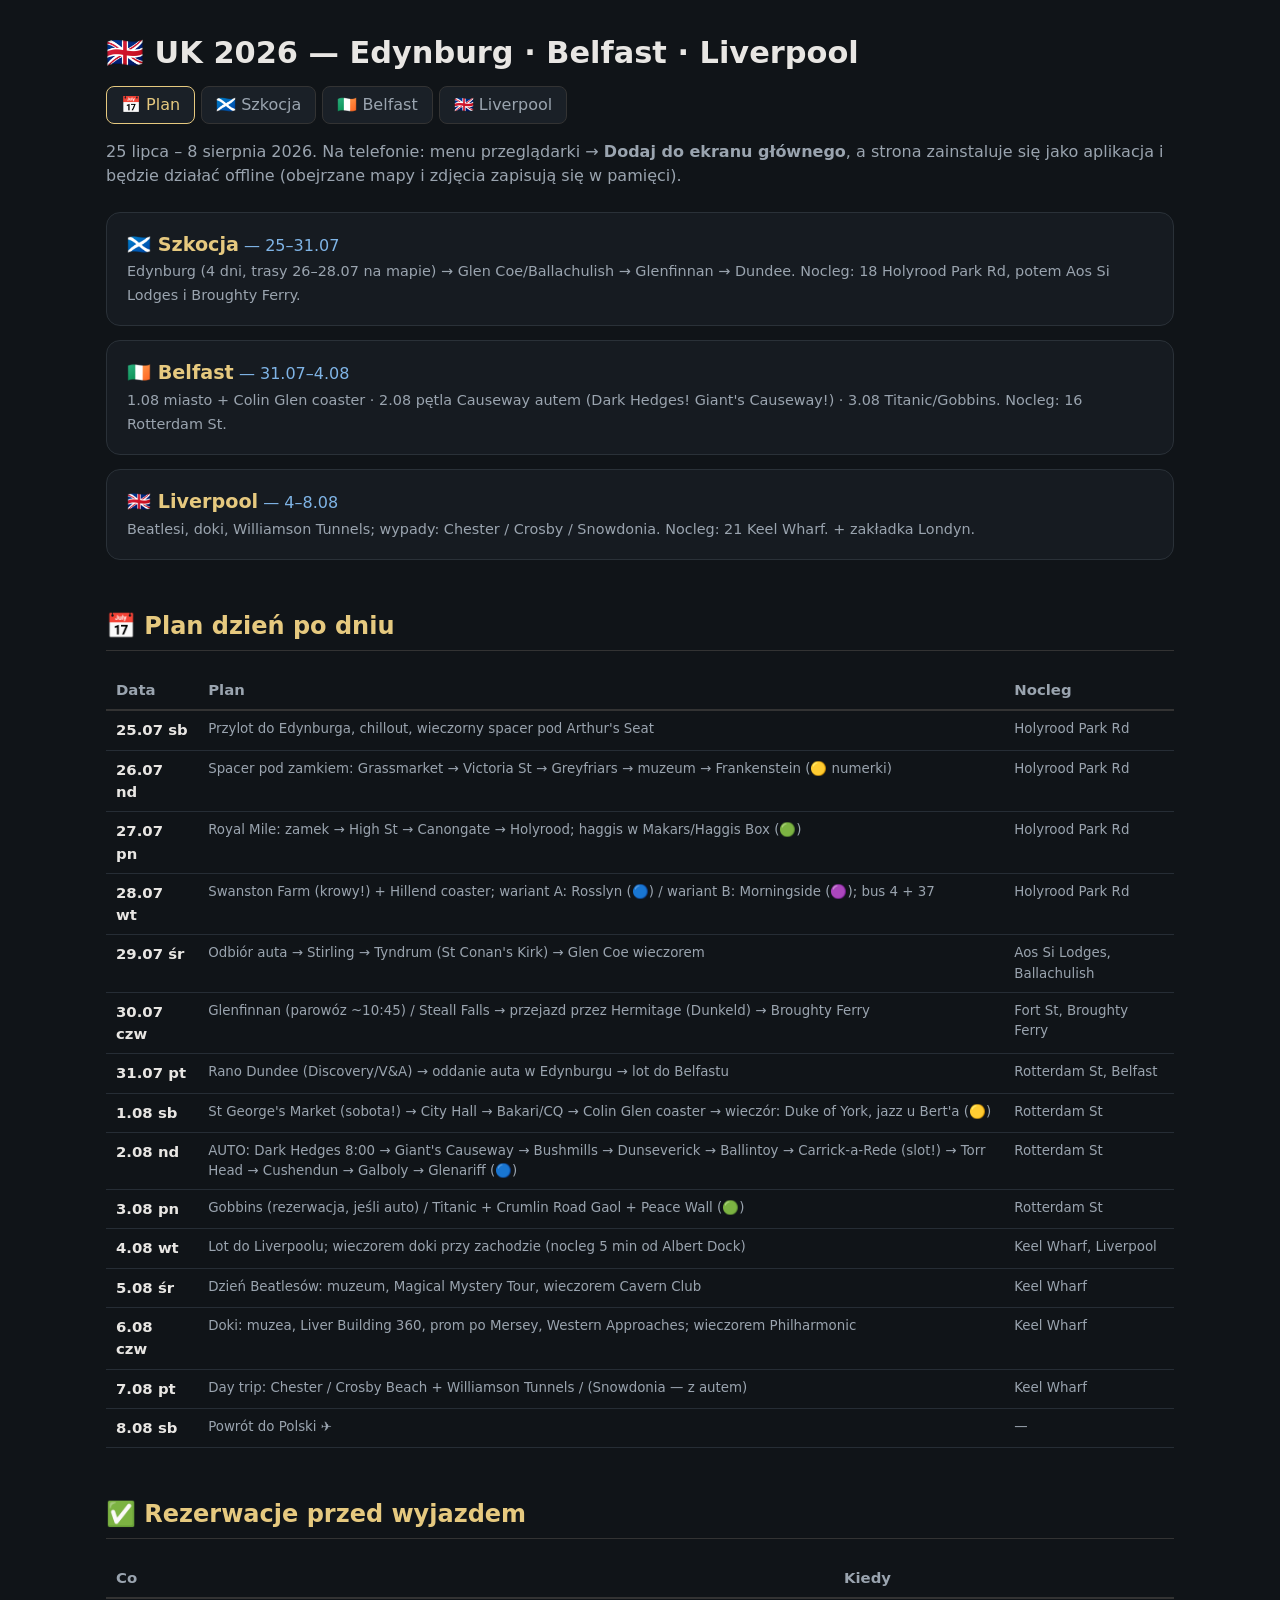
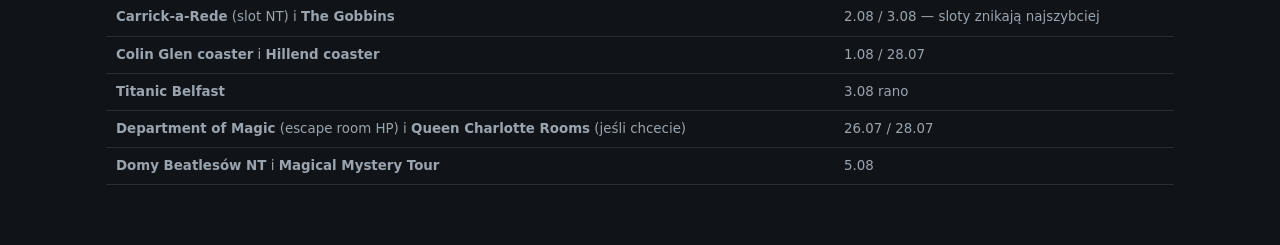
<file: index.html>
<!DOCTYPE html>
<html lang="pl">
<head>
<meta charset="UTF-8">
<meta name="viewport" content="width=device-width, initial-scale=1.0">
<title>UK 2026 — planer wycieczki</title>
<link rel="manifest" href="manifest.webmanifest">
<meta name="theme-color" content="#101418">
<meta name="apple-mobile-web-app-capable" content="yes">
<meta name="apple-mobile-web-app-status-bar-style" content="black-translucent">
<link rel="apple-touch-icon" href="icon-192.png">
<link rel="icon" href="icon-192.png">
<link rel="stylesheet" href="style.css">
</head>
<body>
<div class="wrap">
<h1>🇬🇧 UK 2026 — Edynburg · Belfast · Liverpool</h1>
<div class="nav"><a href="index.html" class="here">📅 Plan</a><a href="szkocja.html">🏴󠁧󠁢󠁳󠁣󠁴󠁿 Szkocja</a><a href="belfast.html">🇮🇪 Belfast</a><a href="liverpool.html">🇬🇧 Liverpool</a></div>
<p class="sub">25 lipca – 8 sierpnia 2026. Na telefonie: menu przeglądarki → <b>Dodaj do ekranu głównego</b>, a strona zainstaluje się jako aplikacja i będzie działać offline (obejrzane mapy i zdjęcia zapisują się w pamięci).</p>

<a class="tile" href="szkocja.html"><b>🏴󠁧󠁢󠁳󠁣󠁴󠁿 Szkocja</b> — 25–31.07<br><span class="n">Edynburg (4 dni, trasy 26–28.07 na mapie) → Glen Coe/Ballachulish → Glenfinnan → Dundee. Nocleg: 18 Holyrood Park Rd, potem Aos Si Lodges i Broughty Ferry.</span></a>
<a class="tile" href="belfast.html"><b>🇮🇪 Belfast</b> — 31.07–4.08<br><span class="n">1.08 miasto + Colin Glen coaster · 2.08 pętla Causeway autem (Dark Hedges! Giant's Causeway!) · 3.08 Titanic/Gobbins. Nocleg: 16 Rotterdam St.</span></a>
<a class="tile" href="liverpool.html"><b>🇬🇧 Liverpool</b> — 4–8.08<br><span class="n">Beatlesi, doki, Williamson Tunnels; wypady: Chester / Crosby / Snowdonia. Nocleg: 21 Keel Wharf. + zakładka Londyn.</span></a>

<h2>📅 Plan dzień po dniu</h2>
<table>
<tr><th>Data</th><th>Plan</th><th>Nocleg</th></tr>
<tr><td><b>25.07 sb</b></td><td class="n">Przylot do Edynburga, chillout, wieczorny spacer pod Arthur's Seat</td><td class="n">Holyrood Park Rd</td></tr>
<tr><td><b>26.07 nd</b></td><td class="n">Spacer pod zamkiem: Grassmarket → Victoria St → Greyfriars → muzeum → Frankenstein (🟡 numerki)</td><td class="n">Holyrood Park Rd</td></tr>
<tr><td><b>27.07 pn</b></td><td class="n">Royal Mile: zamek → High St → Canongate → Holyrood; haggis w Makars/Haggis Box (🟢)</td><td class="n">Holyrood Park Rd</td></tr>
<tr><td><b>28.07 wt</b></td><td class="n">Swanston Farm (krowy!) + Hillend coaster; wariant A: Rosslyn (🔵) / wariant B: Morningside (🟣); bus 4 + 37</td><td class="n">Holyrood Park Rd</td></tr>
<tr><td><b>29.07 śr</b></td><td class="n">Odbiór auta → Stirling → Tyndrum (St Conan's Kirk) → Glen Coe wieczorem</td><td class="n">Aos Si Lodges, Ballachulish</td></tr>
<tr><td><b>30.07 czw</b></td><td class="n">Glenfinnan (parowóz ~10:45) / Steall Falls → przejazd przez Hermitage (Dunkeld) → Broughty Ferry</td><td class="n">Fort St, Broughty Ferry</td></tr>
<tr><td><b>31.07 pt</b></td><td class="n">Rano Dundee (Discovery/V&A) → oddanie auta w Edynburgu → lot do Belfastu</td><td class="n">Rotterdam St, Belfast</td></tr>
<tr><td><b>1.08 sb</b></td><td class="n">St George's Market (sobota!) → City Hall → Bakari/CQ → Colin Glen coaster → wieczór: Duke of York, jazz u Bert'a (🟡)</td><td class="n">Rotterdam St</td></tr>
<tr><td><b>2.08 nd</b></td><td class="n">AUTO: Dark Hedges 8:00 → Giant's Causeway → Bushmills → Dunseverick → Ballintoy → Carrick-a-Rede (slot!) → Torr Head → Cushendun → Galboly → Glenariff (🔵)</td><td class="n">Rotterdam St</td></tr>
<tr><td><b>3.08 pn</b></td><td class="n">Gobbins (rezerwacja, jeśli auto) / Titanic + Crumlin Road Gaol + Peace Wall (🟢)</td><td class="n">Rotterdam St</td></tr>
<tr><td><b>4.08 wt</b></td><td class="n">Lot do Liverpoolu; wieczorem doki przy zachodzie (nocleg 5 min od Albert Dock)</td><td class="n">Keel Wharf, Liverpool</td></tr>
<tr><td><b>5.08 śr</b></td><td class="n">Dzień Beatlesów: muzeum, Magical Mystery Tour, wieczorem Cavern Club</td><td class="n">Keel Wharf</td></tr>
<tr><td><b>6.08 czw</b></td><td class="n">Doki: muzea, Liver Building 360, prom po Mersey, Western Approaches; wieczorem Philharmonic</td><td class="n">Keel Wharf</td></tr>
<tr><td><b>7.08 pt</b></td><td class="n">Day trip: Chester / Crosby Beach + Williamson Tunnels / (Snowdonia — z autem)</td><td class="n">Keel Wharf</td></tr>
<tr><td><b>8.08 sb</b></td><td class="n">Powrót do Polski ✈️</td><td class="n">—</td></tr>
</table>

<h2>✅ Rezerwacje przed wyjazdem</h2>
<table>
<tr><th>Co</th><th>Kiedy</th></tr>
<tr><td class="n"><b>Carrick-a-Rede</b> (slot NT) i <b>The Gobbins</b></td><td class="n">2.08 / 3.08 — sloty znikają najszybciej</td></tr>
<tr><td class="n"><b>Colin Glen coaster</b> i <b>Hillend coaster</b></td><td class="n">1.08 / 28.07</td></tr>
<tr><td class="n"><b>Titanic Belfast</b></td><td class="n">3.08 rano</td></tr>
<tr><td class="n"><b>Department of Magic</b> (escape room HP) i <b>Queen Charlotte Rooms</b> (jeśli chcecie)</td><td class="n">26.07 / 28.07</td></tr>
<tr><td class="n"><b>Domy Beatlesów NT</b> i <b>Magical Mystery Tour</b></td><td class="n">5.08</td></tr>
</table>
<script>
if ('serviceWorker' in navigator && location.protocol.indexOf('http') === 0) {
  navigator.serviceWorker.register('./sw.js').catch(() => {});
}
</script>
</div>
</body>
</html>
</file>
<file: style.css>
:root { --bg:#101418; --card:#1a2027; --txt:#e8e6e3; --muted:#9aa4af; --accent:#7fb4e6; --gold:#e6c97f; }
  * { box-sizing:border-box; }
  body { margin:0; font-family:'Segoe UI',system-ui,sans-serif; background:var(--bg); color:var(--txt); line-height:1.5; }
  .wrap { max-width:1100px; margin:0 auto; padding:24px 16px 60px; }
  h1 { font-size:1.9em; margin:.2em 0 .1em; }
  h2 { color:var(--gold); border-bottom:1px solid #333; padding-bottom:6px; margin-top:2em; }
  h3 { color:var(--accent); margin:1.4em 0 .5em; }
  .sub { color:var(--muted); margin-bottom:1.5em; }
  table { width:100%; border-collapse:collapse; font-size:.93em; }
  th { text-align:left; color:var(--muted); font-weight:600; padding:8px 10px; border-bottom:2px solid #333; }
  td { padding:8px 10px; border-bottom:1px solid #262d35; vertical-align:top; }
  tr:hover { background:#1d242c; }
  .r { white-space:nowrap; color:var(--gold); font-weight:600; }
  .n { color:var(--muted); font-size:.9em; }
  a { color:var(--accent); text-decoration:none; }
  a:hover { text-decoration:underline; }
  .map { height:520px; border-radius:12px; margin:14px 0 6px; border:1px solid #333; }
  .legend { color:var(--muted); font-size:.85em; margin-bottom:20px; }
  .dot { display:inline-block; width:10px; height:10px; border-radius:50%; margin-right:4px; }
  .rnum { color:#101418; border-radius:50%; width:22px; height:22px; display:flex; align-items:center; justify-content:center; font-weight:700; font-size:12px; border:2px solid #101418; box-shadow:0 1px 4px rgba(0,0,0,.5); }
  .rnum.d1 { background:#ffb400; }
  .rnum.d2 { background:#00c46a; }
  .rnum.d3 { background:#00c46a; }
  .rnum.d3a { background:#4da6ff; }
  .rnum.d3b { background:#c98fff; }
  .tabbtn { background:#1a2027; color:#9aa4af; border:1px solid #333; border-radius:10px 10px 0 0; padding:10px 22px; font-size:1.05em; cursor:pointer; }
  .tabbtn.on { background:#2a3440; color:#e6c97f; border-bottom:2px solid #e6c97f; font-weight:600; }
  .badge { display:inline-block; background:#2a3440; color:var(--gold); border-radius:5px; padding:1px 7px; font-size:.8em; margin-left:6px; }

  @media (max-width: 640px) {
    .wrap { padding:12px 10px 40px; }
    h1 { font-size:1.35em; }
    .sub { font-size:.9em; }
    .map { height:62vh; }
    .tabbtn { flex:1; padding:9px 8px; font-size:.95em; }
    table, tbody { display:block; }
    table tr { display:block; background:#161b21; border:1px solid #2a3138; border-radius:10px; margin-bottom:10px; padding:8px 10px; }
    table tr:first-child { display:none; }
    table td, table th { display:block; border:none; padding:3px 2px; }
    td.r { padding-top:0; }
    .fbar { font-size:.85em; gap:6px !important; }
    .legend { font-size:.78em; }
  }

  .nav { display:flex; gap:6px; flex-wrap:wrap; margin:10px 0 4px; }
  .nav a { background:#1a2027; border:1px solid #333; border-radius:8px; padding:6px 14px; color:#9aa4af; }
  .nav a.here { color:#e6c97f; border-color:#e6c97f; }
  .tile { display:block; background:#161b21; border:1px solid #2a3138; border-radius:14px; padding:18px 20px; margin-bottom:14px; }
  .tile:hover { background:#1d242c; text-decoration:none; }
  .tile b { font-size:1.2em; color:#e6c97f; }
</file>
